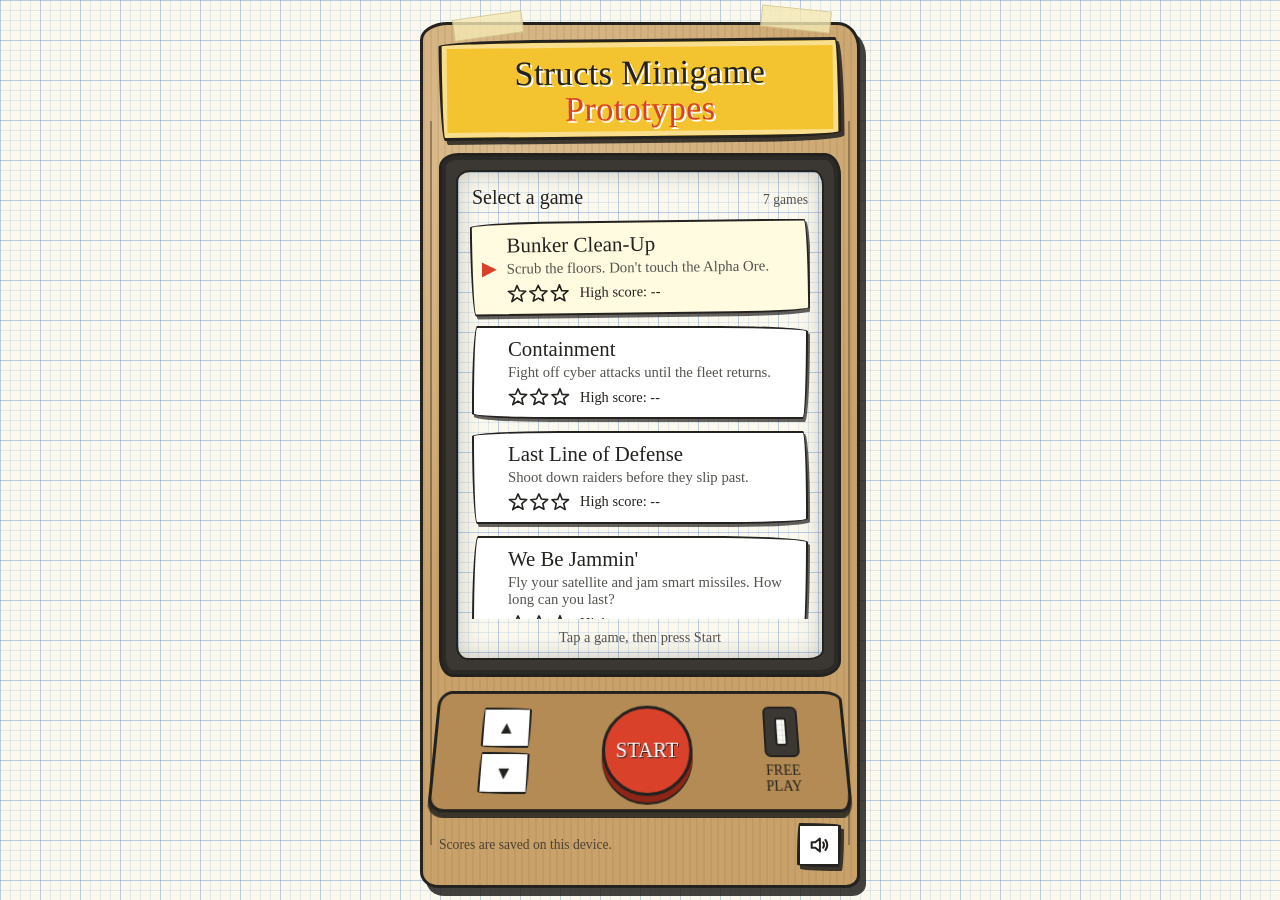
<file: index.html>
<!doctype html>
<html lang="en">
<head>
  <meta charset="utf-8">
  <meta name="viewport" content="width=device-width, initial-scale=1, viewport-fit=cover">
  <meta name="theme-color" content="#fbf8ee">
  <title>Structs Minigame Prototypes</title>
  <link rel="stylesheet" href="shared/ui.css">
  <style>
    body {
      min-height: 100dvh;
      display: flex;
      justify-content: center;
      align-items: stretch;
      padding: calc(env(safe-area-inset-top, 0px) + 22px) 16px calc(env(safe-area-inset-bottom, 0px) + 12px);
      overflow-x: hidden;
    }

    .footer {
      display: flex;
      align-items: center;
      justify-content: space-between;
      gap: 10px;
    }

    /* ---- Cabinet body (cardboard) ---------------------------------------- */

    .cabinet {
      position: relative;
      width: min(100%, 440px);
      min-height: calc(100dvh - 34px);
      display: flex;
      flex-direction: column;
      gap: 14px;
      padding: 14px 16px 18px;
      background-color: var(--cardboard);
      background-image:
        repeating-linear-gradient(90deg, rgba(120, 85, 40, 0.10) 0 2px, transparent 2px 7px),
        radial-gradient(circle at 20% 15%, rgba(255, 240, 210, 0.35), transparent 55%);
      border: 3.5px solid var(--ink);
      border-radius: 28px 22px 14px 18px / 18px 26px 12px 16px;
      box-shadow: 6px 8px 0 rgba(36, 34, 31, 0.85);
    }

    /* side "panels" of the cardboard box */
    .cabinet::before,
    .cabinet::after {
      content: "";
      position: absolute;
      top: 96px;
      bottom: 40px;
      width: 2px;
      background: rgba(36, 34, 31, 0.35);
    }
    .cabinet::before { left: 7px; }
    .cabinet::after { right: 7px; }

    .tape {
      position: absolute;
      width: 70px;
      height: 22px;
      background: rgba(244, 233, 180, 0.8);
      border: 1px solid rgba(160, 140, 80, 0.35);
      z-index: 2;
    }

    /* ---- Marquee --------------------------------------------------------- */

    .marquee {
      position: relative;
      background: var(--yellow);
      border: 3px solid var(--ink);
      border-radius: var(--wobbly);
      padding: 12px 10px 10px;
      text-align: center;
      box-shadow: inset 0 0 0 5px rgba(255, 255, 255, 0.45), 3px 4px 0 rgba(36, 34, 31, 0.85);
      transform: rotate(-0.6deg);
    }

    .marquee h1 {
      margin: 0;
      font-weight: normal;
      font-size: clamp(1.55rem, 7.4vw, 2.15rem);
      line-height: 1.05;
      letter-spacing: 0.01em;
      color: var(--ink);
      text-shadow: 2px 2px 0 #fff;
    }

    .marquee h1 span {
      display: block;
      color: var(--red);
    }


    /* ---- Screen ----------------------------------------------------------- */

    .bezel {
      flex: 1;
      display: flex;
      background: #3b3833;
      border: 3px solid var(--ink);
      border-radius: 20px 16px 22px 14px / 14px 22px 16px 20px;
      padding: 14px;
      box-shadow: inset 0 0 0 4px rgba(0, 0, 0, 0.25);
      min-height: 320px;
    }

    .screen {
      position: relative;
      flex: 1;
      border: 2.5px solid var(--ink);
      border-radius: 14px 10px 16px 12px / 12px 16px 10px 14px;
      padding: 14px 12px 12px;
      overflow: hidden;
      display: flex;
      flex-direction: column;
      box-shadow: inset 0 0 22px rgba(36, 34, 31, 0.25);
    }

    .screen-title {
      display: flex;
      justify-content: space-between;
      align-items: baseline;
      margin: 0 2px 10px;
      font-size: 1.25rem;
    }

    .screen-title small {
      font-size: 0.85rem;
      color: var(--pencil);
    }

    .game-list {
      list-style: none;
      margin: 0;
      padding: 2px;
      display: flex;
      flex-direction: column;
      gap: 12px;
      overflow-y: auto;
      flex: 1;
    }

    .game-item {
      position: relative;
      display: block;
      width: 100%;
      text-align: left;
      font: inherit;
      color: var(--ink);
      background: #fff;
      border: 2.5px solid var(--ink);
      border-radius: var(--wobbly);
      padding: 10px 12px 10px 34px;
      cursor: pointer;
      text-decoration: none;
      box-shadow: 2px 3px 0 rgba(36, 34, 31, 0.7);
      transition: transform 0.1s;
    }

    .game-item:nth-child(even) {
      border-radius: var(--wobbly-2);
    }

    .game-item .name {
      display: block;
      font-size: 1.3rem;
      line-height: 1.1;
    }

    .game-item .tagline {
      display: block;
      font-size: 0.92rem;
      color: var(--pencil);
      margin: 3px 0 6px;
    }

    .game-item .meta {
      display: flex;
      align-items: center;
      gap: 10px;
      font-size: 0.9rem;
    }

    .game-item .cursor {
      position: absolute;
      left: 9px;
      top: 50%;
      transform: translateY(-50%);
      font-size: 1.2rem;
      color: var(--red);
      visibility: hidden;
    }

    .game-item.selected {
      background: #fffbe0;
      transform: rotate(-0.7deg) scale(1.01);
    }

    .game-item.selected .cursor {
      visibility: visible;
      animation: nudge 0.8s ease-in-out infinite;
    }

    @keyframes nudge {
      50% { transform: translate(3px, -50%); }
    }

    .game-item:focus-visible {
      outline: 3px dashed var(--blue);
      outline-offset: 3px;
    }

    .game-item.locked {
      background: transparent;
      border-style: dashed;
      box-shadow: none;
      color: var(--pencil);
      cursor: default;
    }

    .screen-hint {
      margin: 10px 0 0;
      text-align: center;
      font-size: 0.9rem;
      color: var(--pencil);
    }

    /* ---- Control panel ------------------------------------------------------ */

    .controls {
      display: flex;
      align-items: center;
      justify-content: space-around;
      gap: 12px;
      background: #b48b54;
      border: 3px solid var(--ink);
      border-radius: 14px 18px 10px 16px / 16px 10px 18px 14px;
      padding: 12px 14px;
      transform: perspective(500px) rotateX(14deg);
      transform-origin: top;
      box-shadow: 0 5px 0 rgba(36, 34, 31, 0.85);
    }

    .stick {
      display: flex;
      flex-direction: column;
      align-items: center;
      gap: 4px;
    }

    .stick button {
      width: 48px;
      height: 40px;
      font: inherit;
      font-size: 1.1rem;
      background: #fff;
      border: 2.5px solid var(--ink);
      border-radius: var(--wobbly-2);
      cursor: pointer;
      color: var(--ink);
    }

    .stick button:active {
      transform: translateY(2px);
    }

    .start-btn {
      width: 88px;
      height: 88px;
      border-radius: 50%;
      font: inherit;
      font-size: 1.25rem;
      color: #fff;
      background: var(--red);
      border: 3px solid var(--ink);
      box-shadow: 0 6px 0 #8f2516, 0 8px 0 var(--ink);
      cursor: pointer;
      text-shadow: 1px 1px 0 var(--ink);
      transition: transform 0.06s, box-shadow 0.06s;
    }

    .start-btn:active {
      transform: translateY(5px);
      box-shadow: 0 1px 0 #8f2516, 0 3px 0 var(--ink);
    }

    .start-btn:focus-visible,
    .stick button:focus-visible {
      outline: 3px dashed var(--blue);
      outline-offset: 3px;
    }

    .coin {
      display: flex;
      flex-direction: column;
      align-items: center;
      gap: 6px;
      font-size: 0.85rem;
      text-align: center;
      line-height: 1.1;
    }

    .coin .slot {
      width: 34px;
      height: 50px;
      background: #3b3833;
      border: 2.5px solid var(--ink);
      border-radius: 6px;
      position: relative;
    }

    /* the coin hole: cut through the cardboard, so the graph paper shows */
    .coin .slot::after {
      content: "";
      position: absolute;
      left: 50%;
      top: 9px;
      bottom: 9px;
      width: 8px;
      transform: translateX(-50%);
      background-color: var(--paper);
      background-image:
        linear-gradient(var(--grid) 1px, transparent 1px),
        linear-gradient(90deg, var(--grid) 1px, transparent 1px);
      background-size: 5px 5px;
      border: 2px solid var(--ink);
      border-radius: 3px;
    }

    .footer-note {
      text-align: center;
      font-size: 0.85rem;
      color: rgba(36, 34, 31, 0.75);
      margin: 0;
    }

    .launching .screen {
      animation: flicker 0.35s steps(2) 1;
    }

    @keyframes flicker {
      50% { filter: brightness(1.6) contrast(0.6); }
    }
  </style>
</head>
<body class="graph-paper">
  <main class="cabinet" id="cabinet">
    <i class="tape" style="top:-10px;left:30px;transform:rotate(-8deg)"></i>
    <i class="tape" style="top:-17px;right:26px;transform:rotate(6deg)"></i>

    <header class="marquee">
      <h1>Structs Minigame <span>Prototypes</span></h1>
    </header>

    <section class="bezel" aria-label="Game selection screen">
      <div class="screen graph-paper">
        <div class="screen-title">
          <span>Select a game</span>
          <small id="count"></small>
        </div>
        <ul class="game-list" id="list" role="listbox" aria-label="Minigames"></ul>
        <p class="screen-hint" id="hint">Tap a game, then press Start</p>
      </div>
    </section>

    <section class="controls" aria-label="Controls">
      <div class="stick">
        <button type="button" id="up" aria-label="Previous game">▲</button>
        <button type="button" id="down" aria-label="Next game">▼</button>
      </div>
      <button class="start-btn" id="start" type="button">START</button>
      <div class="coin" aria-hidden="true">
        <div class="slot"></div>
        <span>FREE<br>PLAY</span>
      </div>
    </section>

    <footer class="footer">
      <p class="footer-note">Scores are saved on this device.</p>
      <button class="paper-btn icon" id="mute" type="button" aria-label="Mute sound"></button>
    </footer>
  </main>

  <script type="module">
    import { GAMES } from './games.js';
    import { getRecord } from './shared/storage.js';
    import { audio } from './shared/audio.js';
    import { renderStars } from './shared/ui.js';

    const list = document.getElementById('list');
    const cabinet = document.getElementById('cabinet');
    const LOCKED_SLOTS = 2;
    let selected = 0;
    let launching = false;

    function build() {
      list.innerHTML = '';
      GAMES.forEach((game, i) => {
        const rec = getRecord(game.id);
        const li = document.createElement('li');
        li.className = 'game-item';
        li.setAttribute('role', 'option');
        li.tabIndex = 0;
        li.dataset.index = i;
        li.innerHTML = `
          <span class="cursor" aria-hidden="true">▶</span>
          <span class="name"></span>
          <span class="tagline"></span>
          <span class="meta"><span class="hs"></span></span>`;
        li.querySelector('.name').textContent = game.name;
        li.querySelector('.tagline').textContent = game.tagline;
        const meta = li.querySelector('.meta');
        meta.prepend(renderStars(rec.bestStars, { mini: true }));
        li.querySelector('.hs').textContent = `High score: ${game.formatScore(rec.highScore)}`;
        li.addEventListener('click', () => {
          audio.unlock();
          if (selected === i) launch();
          else select(i);
        });
        li.addEventListener('keydown', (e) => {
          if (e.key === 'Enter' || e.key === ' ') {
            e.preventDefault();
            select(i, false);
            launch();
          }
        });
        list.appendChild(li);
      });
      for (let i = 0; i < LOCKED_SLOTS; i++) {
        const li = document.createElement('li');
        li.className = 'game-item locked';
        li.setAttribute('aria-disabled', 'true');
        li.innerHTML = '<span class="name">? ? ?</span><span class="tagline">Coming soon</span>';
        list.appendChild(li);
      }
      document.getElementById('count').textContent = `${GAMES.length} ${GAMES.length === 1 ? 'game' : 'games'}`;
      select(selected, false);
    }

    function select(i, sound = true) {
      selected = (i + GAMES.length) % GAMES.length;
      list.querySelectorAll('.game-item:not(.locked)').forEach((el, j) => {
        el.classList.toggle('selected', j === selected);
        el.setAttribute('aria-selected', j === selected);
        if (j === selected) el.scrollIntoView({ block: 'nearest' });
      });
      if (sound) audio.sfx('move');
    }

    function launch() {
      if (launching) return;
      launching = true;
      audio.unlock();
      audio.sfx('start');
      cabinet.classList.add('launching');
      setTimeout(() => {
        location.href = `${GAMES[selected].id}/`;
      }, 420);
    }

    document.getElementById('up').addEventListener('click', () => { audio.unlock(); select(selected - 1); });
    document.getElementById('down').addEventListener('click', () => { audio.unlock(); select(selected + 1); });
    document.getElementById('start').addEventListener('click', launch);

    addEventListener('keydown', (e) => {
      if (e.key === 'ArrowUp' || e.key === 'w') { e.preventDefault(); audio.unlock(); select(selected - 1); }
      else if (e.key === 'ArrowDown' || e.key === 's') { e.preventDefault(); audio.unlock(); select(selected + 1); }
      else if (e.key === 'Enter' && document.activeElement === document.body) launch();
    });

    // Mute toggle
    const mute = document.getElementById('mute');
    const ICON_ON = '<svg viewBox="0 0 24 24" fill="none" stroke="currentColor" stroke-width="2.2" stroke-linecap="round" stroke-linejoin="round"><path d="M4 9 H8 L13 5 V19 L8 15 H4 Z"/><path d="M16.5 9 Q18.5 12 16.5 15"/><path d="M19 6.5 Q23 12 19 17.5"/></svg>';
    const ICON_OFF = '<svg viewBox="0 0 24 24" fill="none" stroke="currentColor" stroke-width="2.2" stroke-linecap="round" stroke-linejoin="round"><path d="M4 9 H8 L13 5 V19 L8 15 H4 Z"/><path d="M17 9.5 L22 14.5 M22 9.5 L17 14.5"/></svg>';
    const paintMute = () => {
      mute.innerHTML = audio.muted ? ICON_OFF : ICON_ON;
      mute.setAttribute('aria-label', audio.muted ? 'Unmute sound' : 'Mute sound');
    };
    mute.addEventListener('click', () => { audio.unlock(); audio.setMuted(!audio.muted); });
    audio.onMuteChange(paintMute);
    paintMute();

    // Coming back with the browser's Back button can restore this page from
    // cache, so refresh scores and reset the launch state.
    addEventListener('pageshow', () => {
      launching = false;
      cabinet.classList.remove('launching');
      build();
    });
  </script>
</body>
</html>
</file>
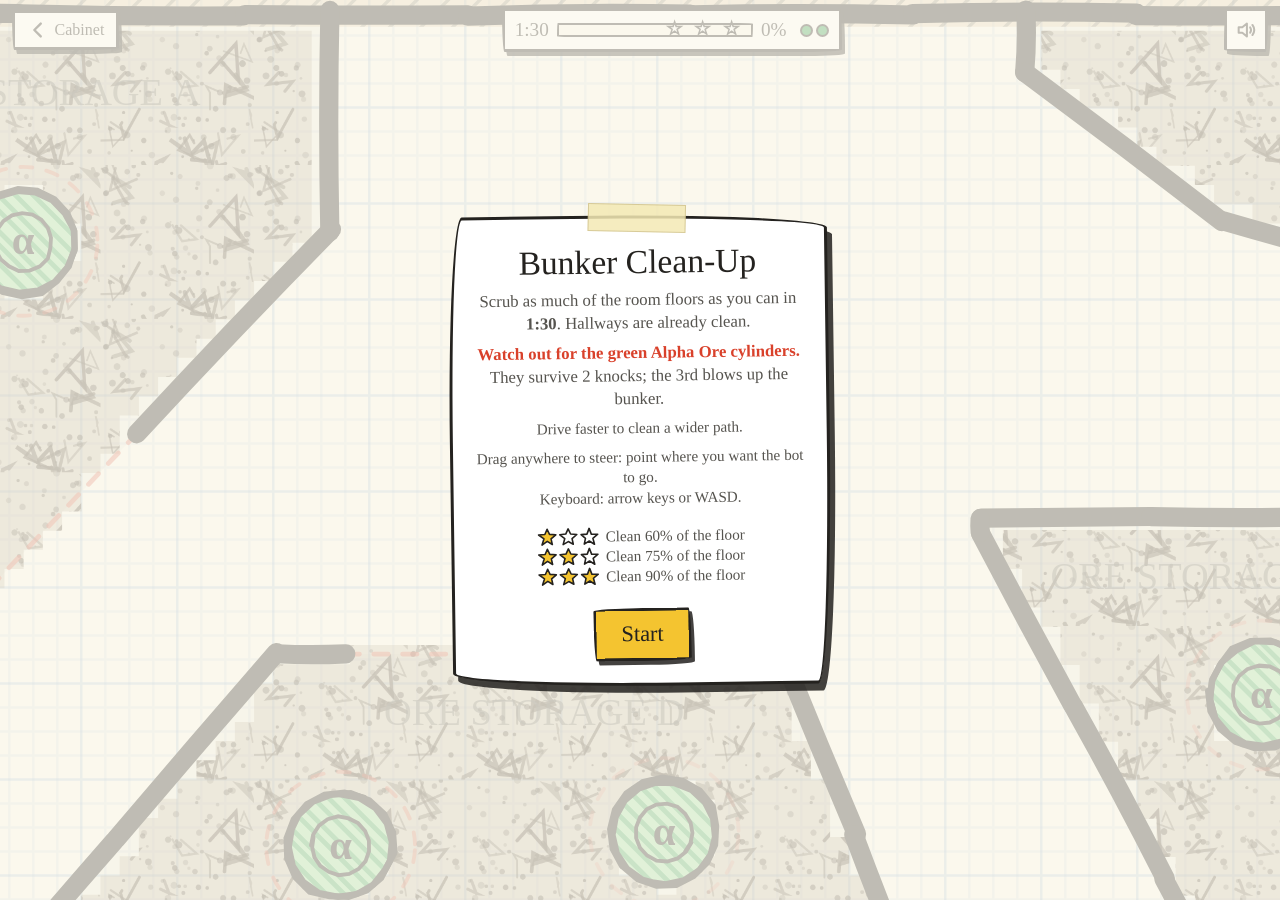
<file: bunker-clean-up/index.html>
<!doctype html>
<html lang="en">
<head>
  <meta charset="utf-8">
  <meta name="viewport" content="width=device-width, initial-scale=1, viewport-fit=cover">
  <meta name="theme-color" content="#fbf8ee">
  <title>Bunker Clean-Up</title>
  <link rel="stylesheet" href="../shared/ui.css">
  <style>
    .hud {
      flex: 1;
      max-width: 340px;
      display: flex;
      align-items: center;
      gap: 8px;
      background: #fff;
      border: 3px solid var(--ink);
      border-radius: var(--wobbly);
      box-shadow: 3px 4px 0 rgba(36, 34, 31, 0.85);
      padding: 4px 10px;
      min-height: 44px;
      font-size: 1.2rem;
    }
    .hud-time {
      min-width: 2ch;
      text-align: right;
      font-variant-numeric: tabular-nums;
    }
    .hud-time.urgent {
      color: var(--red);
      animation: pulse 1s infinite;
    }
    @keyframes pulse {
      50% { transform: scale(1.18); }
    }
    .hud-pct {
      min-width: 3.2ch;
      font-variant-numeric: tabular-nums;
    }
    .hud-hits {
      display: flex;
      gap: 3px;
    }
    .hud-hits i {
      width: 13px;
      height: 13px;
      border-radius: 50%;
      background: var(--green);
      border: 2px solid var(--ink);
    }
    .hud-hits i.used {
      background: var(--red);
      animation: knock 0.4s ease-out;
    }
    @keyframes knock {
      40% { transform: scale(1.6); }
    }
    .meter {
      position: relative;
      flex: 1;
      height: 14px;
      border: 2px solid var(--ink);
      border-radius: var(--wobbly-2);
      background: var(--paper);
    }
    .meter .fill {
      height: 100%;
      width: 0;
      background: var(--blue);
      opacity: 0.55;
      border-radius: inherit;
      transition: width 0.2s;
    }
    .meter i {
      position: absolute;
      top: 50%;
      transform: translate(-50%, -54%);
      font-style: normal;
      font-size: 1.05rem;
      color: #fff;
      -webkit-text-stroke: 1.5px var(--ink);
      line-height: 1;
    }
    .meter i.on {
      color: var(--yellow);
    }
    @media (max-width: 360px) {
      .top-bar .paper-btn.small span { display: none; }
    }
  </style>
</head>
<body>
  <main class="game-shell" id="shell">
    <canvas id="view" aria-label="Bunker map"></canvas>
    <div class="overlay" id="overlay" hidden></div>
  </main>
  <script type="module" src="game.js"></script>
</body>
</html>
</file>
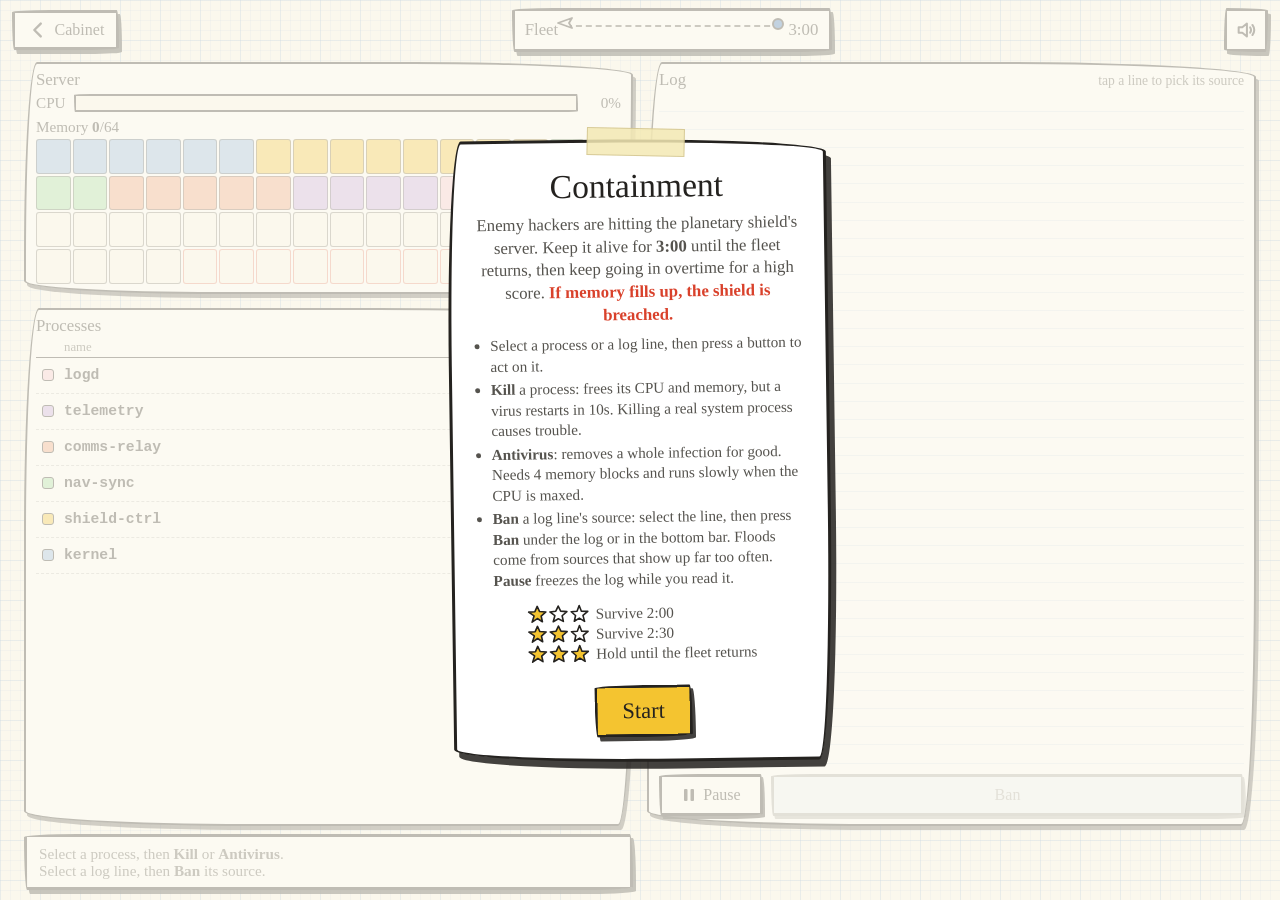
<file: containment/index.html>
<!doctype html>
<html lang="en">
<head>
  <meta charset="utf-8">
  <meta name="viewport" content="width=device-width, initial-scale=1, viewport-fit=cover">
  <meta name="theme-color" content="#fbf8ee">
  <title>Containment</title>
  <link rel="stylesheet" href="../shared/ui.css">
  <style>
    :root {
      --mono: "Courier New", Courier, monospace;
    }

    /* ---- Fleet countdown (top bar) ---------------------------------------- */
    .hud {
      flex: 1;
      max-width: 320px;
      display: flex;
      align-items: center;
      gap: 8px;
      background: #fff;
      border: 3px solid var(--ink);
      border-radius: var(--wobbly);
      box-shadow: 3px 4px 0 rgba(36, 34, 31, 0.85);
      padding: 4px 10px;
      min-height: 44px;
      font-size: 1.05rem;
      white-space: nowrap;
    }
    .hud .fleet-time {
      font-variant-numeric: tabular-nums;
      min-width: 3.6ch;
    }
    .hud .track {
      position: relative;
      flex: 1;
      height: 12px;
      border-top: 2px dashed var(--pencil);
      margin-top: 2px;
    }
    .hud .ship {
      position: absolute;
      top: -11px;
      left: 0;
      font-size: 1rem;
      transform: translateX(-50%) scaleX(-1);
    }
    .hud .base {
      position: absolute;
      top: -9px;
      right: -4px;
      width: 12px;
      height: 12px;
      border: 2px solid var(--ink);
      border-radius: 50%;
      background: var(--blue);
    }

    /* ---- Console layout ----------------------------------------------------- */
    .console {
      position: absolute;
      left: 10px;
      right: 10px;
      top: calc(env(safe-area-inset-top, 0px) + 62px);
      bottom: calc(env(safe-area-inset-bottom, 0px) + 74px);
      display: grid;
      grid-template-columns: minmax(0, 1fr);
      grid-template-rows: auto minmax(0, 1.15fr) minmax(0, 1fr);
      grid-template-areas: "server" "procs" "log";
      gap: 8px;
    }
    @media (min-width: 900px) {
      .console {
        left: 24px;
        right: 24px;
        grid-template-columns: minmax(0, 1fr) minmax(0, 1fr);
        grid-template-rows: auto minmax(0, 1fr);
        grid-template-areas: "server log" "procs log";
        gap: 14px;
      }
    }

    .panel {
      position: relative;
      min-height: 0;
      min-width: 0;
      display: flex;
      flex-direction: column;
      background: #fff;
      border: 2.5px solid var(--ink);
      border-radius: var(--wobbly-2);
      box-shadow: 3px 4px 0 rgba(36, 34, 31, 0.7);
      padding: 6px 10px 8px;
    }
    .panel h2 {
      margin: 0 0 4px;
      font-weight: normal;
      font-size: 1.05rem;
      display: flex;
      justify-content: space-between;
      align-items: baseline;
      gap: 8px;
    }
    .panel h2 small {
      font-size: 0.85rem;
      color: var(--pencil);
    }

    /* ---- Server: CPU + memory ----------------------------------------------- */
    .server { grid-area: server; }

    .cpu-row {
      display: flex;
      align-items: center;
      gap: 8px;
      font-size: 0.95rem;
    }
    .cpu-bar {
      position: relative;
      flex: 1;
      height: 18px;
      border: 2px solid var(--ink);
      border-radius: var(--wobbly);
      background: var(--paper);
      overflow: hidden;
    }
    .cpu-bar .fill {
      height: 100%;
      width: 0;
      background: repeating-linear-gradient(-45deg, var(--green) 0 6px, #5cbf78 6px 12px);
      transition: width 0.15s;
    }
    .cpu-bar.hot .fill {
      background: repeating-linear-gradient(-45deg, var(--red) 0 6px, #ec6a55 6px 12px);
    }
    .cpu-pct {
      min-width: 4.6ch;
      text-align: right;
      font-variant-numeric: tabular-nums;
    }
    .stamp {
      position: absolute;
      right: 10px;
      top: 2px;
      color: var(--red);
      border: 2.5px solid var(--red);
      border-radius: 4px;
      padding: 0 6px;
      font-size: 0.95rem;
      transform: rotate(-6deg);
      background: rgba(255, 255, 255, 0.85);
      display: none;
    }
    .throttled .stamp { display: block; animation: thump 0.9s infinite; }
    @keyframes thump { 50% { transform: rotate(-6deg) scale(1.08); } }

    .mem-head {
      display: flex;
      justify-content: space-between;
      font-size: 0.95rem;
      margin: 6px 0 3px;
    }
    .breach-eta { color: var(--pencil); }
    .breach-eta.danger { color: var(--red); }

    .mem-grid {
      display: grid;
      grid-template-columns: repeat(16, 1fr);
      gap: 2px;
    }
    .mem-grid .cell {
      aspect-ratio: 1;
      border: 1.5px solid rgba(36, 34, 31, 0.55);
      border-radius: 3px;
      background: var(--paper);
      cursor: pointer;
      padding: 0;
      min-width: 0;
      font-size: 0;
    }
    .mem-grid .cell.av {
      background: repeating-linear-gradient(45deg, var(--yellow) 0 3px, #fff 3px 6px);
    }
    .mem-grid .cell.danger-zone { border-color: rgba(217, 65, 43, 0.6); }
    .mem-grid .cell.sel { outline: 2.5px solid var(--ink); outline-offset: -1px; }
    .breached .mem-grid .cell { animation: alarm 0.3s steps(2) infinite; }
    @keyframes alarm { 50% { background: var(--red); } }

    /* ---- Process list ---------------------------------------------------------- */
    .procs { grid-area: procs; }
    .proc-list {
      list-style: none;
      margin: 0;
      padding: 0;
      overflow-y: auto;
      flex: 1;
      min-height: 0;
    }
    .proc-head, .proc {
      display: grid;
      grid-template-columns: 14px minmax(0, 1fr) 70px 46px;
      align-items: center;
      gap: 8px;
    }
    .proc-head {
      font-size: 0.8rem;
      color: var(--pencil);
      padding: 0 6px 2px;
      border-bottom: 1.5px solid var(--ink);
    }
    .proc {
      position: relative;
      min-height: 36px;
      padding: 2px 6px;
      border-bottom: 1px dashed rgba(36, 34, 31, 0.25);
      cursor: pointer;
      font-size: 0.98rem;
    }
    .proc .swatch {
      width: 12px;
      height: 12px;
      border: 1.5px solid var(--ink);
      border-radius: 3px;
    }
    .proc .name {
      font-family: var(--mono);
      font-size: 0.92rem;
      font-weight: bold;
      overflow: hidden;
      text-overflow: ellipsis;
      white-space: nowrap;
    }
    .proc .name .note {
      font-family: var(--hand);
      font-weight: normal;
      font-size: 0.8rem;
      color: var(--pencil);
      margin-left: 4px;
    }
    .proc .cpu {
      display: flex;
      align-items: center;
      gap: 4px;
      font-size: 0.85rem;
      font-variant-numeric: tabular-nums;
    }
    .proc .cpu i {
      display: block;
      height: 8px;
      background: var(--pencil);
      border-radius: 2px;
      max-width: 34px;
    }
    .proc .mem {
      text-align: right;
      font-size: 0.9rem;
      font-variant-numeric: tabular-nums;
    }
    .proc .mem.up::after { content: " ↑"; color: var(--red); }
    .proc.down { opacity: 0.45; }
    .proc.sel { background: #fffbe0; outline: 2.5px solid var(--ink); outline-offset: -2px; border-radius: 6px; }
    .proc .scan {
      position: absolute;
      left: 0;
      bottom: 0;
      height: 4px;
      background: var(--yellow);
      border-top: 1px solid var(--ink);
    }

    /* ---- Log ------------------------------------------------------------------ */
    .log { grid-area: log; }
    .log-lines {
      flex: 1;
      min-height: 0;
      overflow-y: auto;
      font-family: var(--mono);
      font-size: 0.78rem;
      line-height: 1.45;
      background:
        repeating-linear-gradient(#fff 0 calc(1.45 * 0.78rem - 1px), rgba(90, 140, 200, 0.18) calc(1.45 * 0.78rem - 1px) calc(1.45 * 0.78rem));
      user-select: none;
      -webkit-user-select: none;
    }
    .log-line {
      white-space: nowrap;
      overflow: hidden;
      text-overflow: ellipsis;
      padding: 0 2px;
    }
    .log-line[data-ip] { cursor: pointer; }
    .log-line .ip { font-weight: bold; }
    .log-line.sys { color: var(--blue); }
    .log-line.warn { color: var(--red); }
    .log-line.good { color: var(--green); }
    .log-line.hl { background: rgba(244, 196, 48, 0.45); }
    .log-line.banned { text-decoration: line-through; color: var(--pencil); }
    .log.paused h2 small::after { content: " · paused"; color: var(--red); }
    .log.paused .log-lines { box-shadow: inset 0 0 0 2px rgba(217, 65, 43, 0.5); }
    .log-foot {
      display: flex;
      gap: 8px;
      margin-top: 6px;
    }
    .log-foot .paper-btn {
      font-size: 1rem;
      padding: 0.2em 0.7em;
      min-height: 42px;
      box-shadow: 2px 3px 0 rgba(36, 34, 31, 0.85);
      touch-action: manipulation;
      display: inline-flex;
      align-items: center;
      justify-content: center;
      gap: 6px;
    }
    .log-foot .paper-btn svg { width: 16px; height: 16px; flex: none; }
    .log-pause { flex: 0 0 auto; min-width: 6.5em; }
    .log-pause[aria-pressed="true"] { background: var(--yellow); }
    .log-ban { flex: 1; min-width: 0; white-space: nowrap; overflow: hidden; text-overflow: ellipsis; }
    .log-ban .ip { font-family: var(--mono); font-size: 0.9rem; }
    .log-foot .paper-btn:disabled { opacity: 0.4; cursor: default; }

    /* ---- Action bar ------------------------------------------------------------ */
    .action-bar {
      position: absolute;
      left: 10px;
      right: 10px;
      bottom: calc(env(safe-area-inset-bottom, 0px) + 10px);
      min-height: 56px;
      display: flex;
      align-items: center;
      gap: 8px;
      background: #fff;
      border: 3px solid var(--ink);
      border-radius: var(--wobbly);
      box-shadow: 3px 4px 0 rgba(36, 34, 31, 0.85);
      padding: 6px 8px 6px 12px;
      z-index: 4;
    }
    @media (min-width: 900px) {
      .action-bar { left: 24px; right: auto; width: calc(50% - 31px); }
    }
    .action-bar .target {
      flex: 1;
      min-width: 0;
      font-size: 0.95rem;
      line-height: 1.15;
      overflow: hidden;
    }
    .action-bar .target b {
      font-family: var(--mono);
      display: block;
      white-space: nowrap;
      overflow: hidden;
      text-overflow: ellipsis;
    }
    .action-bar .target .hint { color: var(--pencil); }
    .action-bar .paper-btn {
      font-size: 1rem;
      padding: 0.25em 0.7em;
      min-height: 44px;
      box-shadow: 2px 3px 0 rgba(36, 34, 31, 0.85);
    }
    .action-bar .paper-btn:disabled {
      opacity: 0.4;
      cursor: default;
    }
    .paper-btn.kill { background: #ffd9d2; }
    .paper-btn.av { background: #fff3c4; }
    .paper-btn.ban { background: #d8e6f7; }

    .card .tools {
      text-align: left;
      margin: 8px 0 0;
      padding-left: 1.1em;
      font-size: 0.95rem;
      color: var(--pencil);
      line-height: 1.35;
    }
    .card .tools li { margin: 3px 0; }

    @media (max-width: 360px) {
      .top-bar .paper-btn.small span { display: none; }
    }
  </style>
</head>
<body class="graph-paper">
  <main class="game-shell" id="shell">
    <div class="console" id="console">
      <section class="panel server" id="server" aria-label="Server status">
        <span class="stamp">THROTTLED</span>
        <h2>Server</h2>
        <div class="cpu-row">
          <span>CPU</span>
          <div class="cpu-bar" id="cpu-bar"><div class="fill"></div></div>
          <span class="cpu-pct" id="cpu-pct">0%</span>
        </div>
        <div class="mem-head">
          <span>Memory <b id="mem-used">0</b>/<span id="mem-total">64</span></span>
          <span class="breach-eta" id="breach-eta"></span>
        </div>
        <div class="mem-grid" id="mem-grid" aria-label="Memory map"></div>
      </section>

      <section class="panel procs" aria-label="Processes">
        <h2>Processes <small>tap to select</small></h2>
        <div class="proc-head"><span></span><span>name</span><span>CPU</span><span style="text-align:right">MEM</span></div>
        <ul class="proc-list" id="proc-list"></ul>
      </section>

      <section class="panel log" id="log-panel" aria-label="System log">
        <h2>Log <small>tap a line to pick its source</small></h2>
        <div class="log-lines" id="log" aria-live="off"></div>
        <div class="log-foot">
          <button class="paper-btn log-pause" id="log-pause" type="button" aria-pressed="false"></button>
          <button class="paper-btn ban log-ban" id="log-ban" type="button" disabled>Ban</button>
        </div>
      </section>
    </div>

    <div class="action-bar" id="action-bar"></div>
    <div class="overlay" id="overlay" hidden></div>
  </main>
  <script type="module" src="game.js"></script>
</body>
</html>
</file>
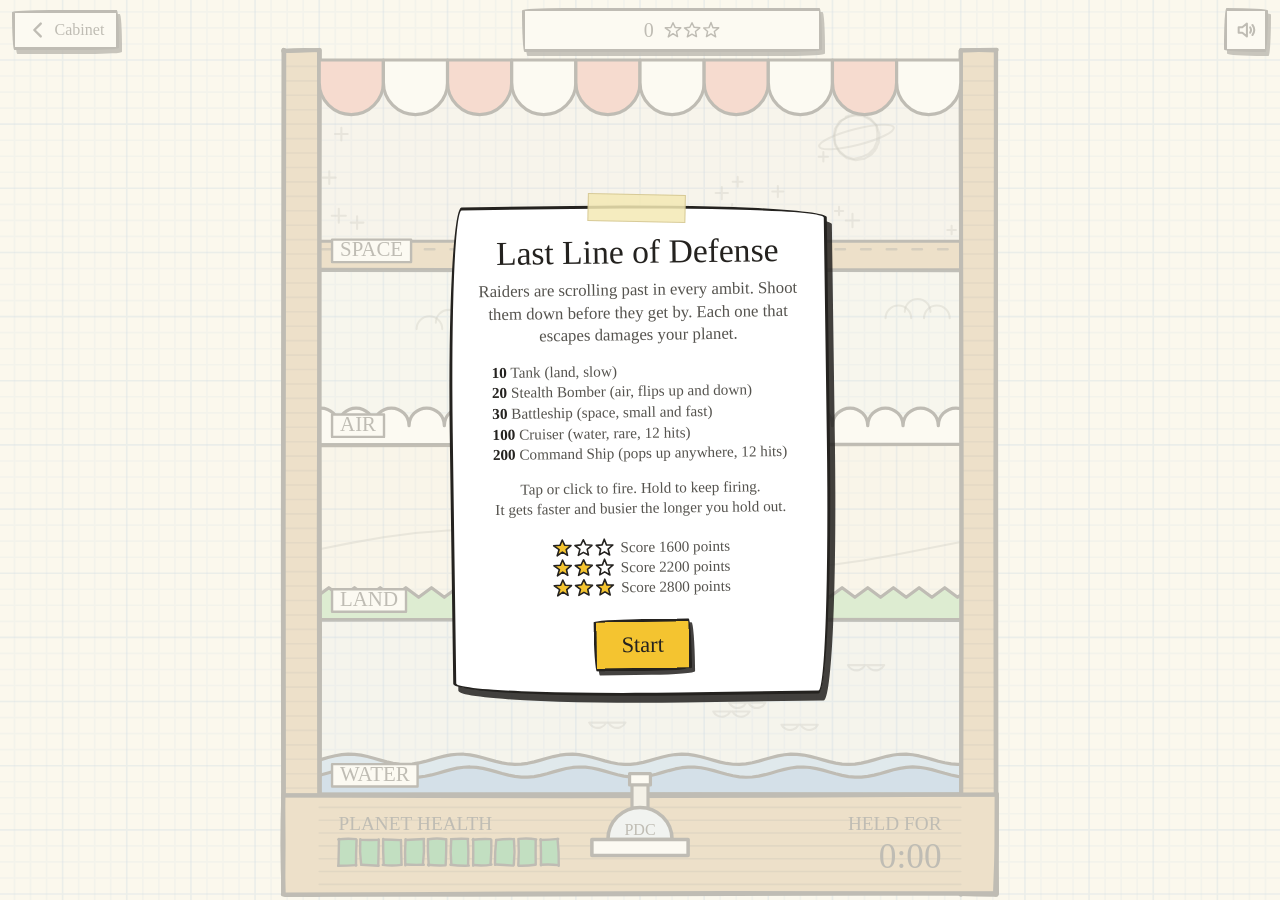
<file: last-line-of-defense/index.html>
<!doctype html>
<html lang="en">
<head>
  <meta charset="utf-8">
  <meta name="viewport" content="width=device-width, initial-scale=1, viewport-fit=cover">
  <meta name="theme-color" content="#fbf8ee">
  <title>Last Line of Defense</title>
  <link rel="stylesheet" href="../shared/ui.css">
  <style>
    .hud {
      flex: 1;
      max-width: 300px;
      display: flex;
      align-items: center;
      justify-content: center;
      gap: 10px;
      background: #fff;
      border: 3px solid var(--ink);
      border-radius: var(--wobbly);
      box-shadow: 3px 4px 0 rgba(36, 34, 31, 0.85);
      padding: 4px 10px;
      min-height: 44px;
      font-size: 1.25rem;
      white-space: nowrap;
    }
    .hud-score {
      font-variant-numeric: tabular-nums;
      min-width: 3ch;
      text-align: right;
    }
    .hud-score.bump { animation: bump 0.25s ease-out; }
    @keyframes bump { 40% { transform: scale(1.25); } }
    .hud .stars.mini .star { width: 18px; height: 18px; }
    .game-shell canvas { cursor: none; }
    @media (max-width: 360px) {
      .top-bar .paper-btn.small span { display: none; }
    }
  </style>
</head>
<body>
  <main class="game-shell" id="shell">
    <canvas id="view" aria-label="Shooting gallery"></canvas>
    <div class="overlay" id="overlay" hidden></div>
  </main>
  <script type="module" src="game.js"></script>
</body>
</html>
</file>
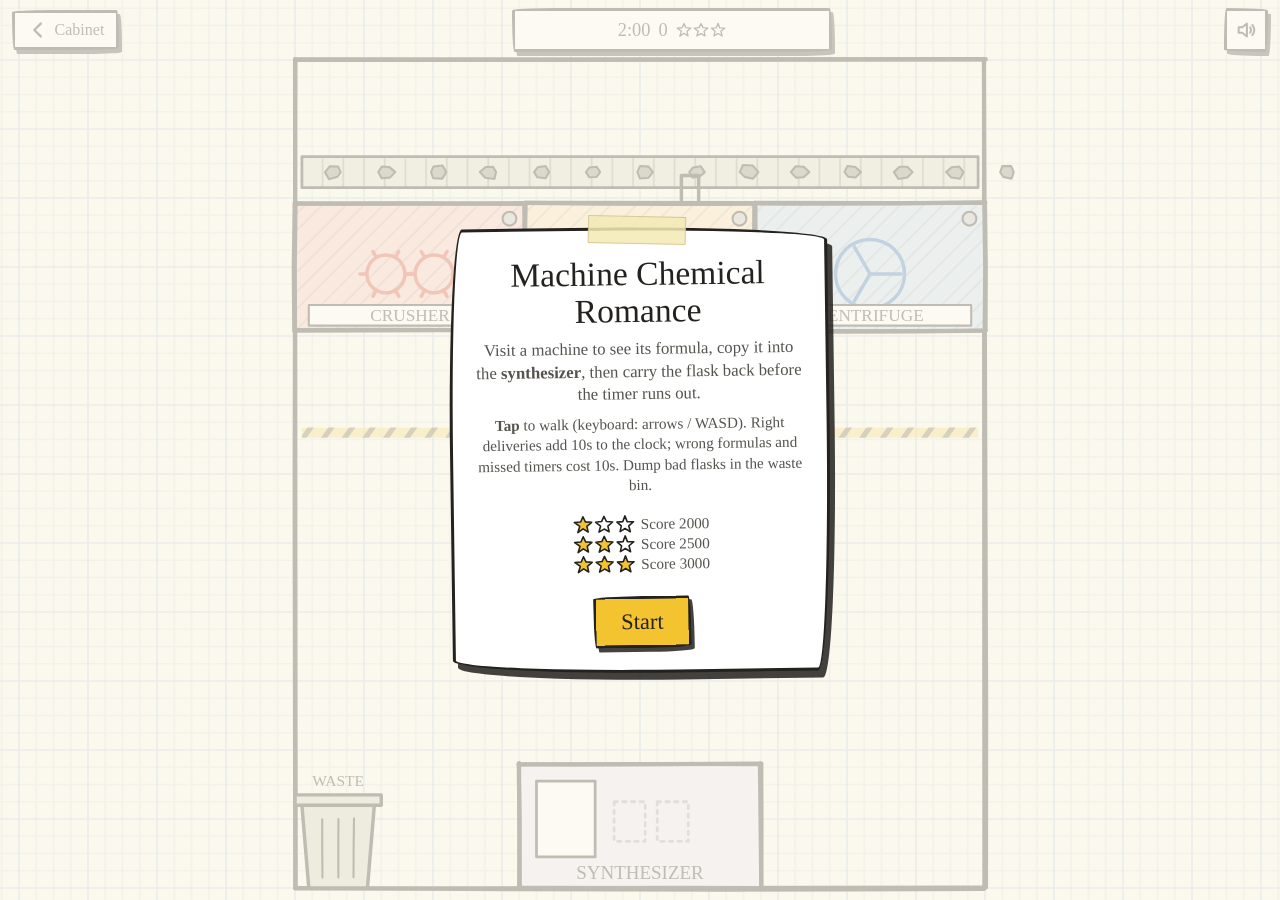
<file: machine-chemical-romance/index.html>
<!doctype html>
<html lang="en">
<head>
  <meta charset="utf-8">
  <meta name="viewport" content="width=device-width, initial-scale=1, viewport-fit=cover">
  <meta name="theme-color" content="#fbf8ee">
  <title>Machine Chemical Romance</title>
  <link rel="stylesheet" href="../shared/ui.css">
  <style>
    .hud {
      flex: 1;
      max-width: 320px;
      display: flex;
      align-items: center;
      justify-content: center;
      gap: 8px;
      background: #fff;
      border: 3px solid var(--ink);
      border-radius: var(--wobbly);
      box-shadow: 3px 4px 0 rgba(36, 34, 31, 0.85);
      padding: 4px 8px;
      min-height: 44px;
      font-size: 1.15rem;
      white-space: nowrap;
    }
    .hud-time, .hud-score { font-variant-numeric: tabular-nums; }
    .hud-time.low { color: var(--red); }
    .hud-score.bump { animation: bump 0.25s ease-out; }
    @keyframes bump { 40% { transform: scale(1.3); } }
    .hud .stars.mini .star { width: 16px; height: 16px; }
    @media (max-width: 380px) {
      .top-bar .paper-btn.small span { display: none; }
      .hud .stars.mini { display: none; }
    }

    /* Synthesizer panel: a sheet at the bottom; the machines stay visible above. */
    .synth {
      position: absolute;
      left: 0;
      right: 0;
      bottom: 0;
      margin: 0 auto;
      width: min(100%, 460px);
      background: #fff;
      border: 3px solid var(--ink);
      border-bottom: none;
      border-radius: 18px 18px 0 0;
      box-shadow: 0 -4px 0 rgba(36, 34, 31, 0.25);
      padding: 10px 12px calc(12px + env(safe-area-inset-bottom));
      z-index: 6;
      display: flex;
      flex-direction: column;
      gap: 8px;
    }
    .synth[hidden] { display: none; }
    .synth-head {
      display: flex;
      align-items: center;
      justify-content: space-between;
      font-size: 1.3rem;
    }
    .synth-close {
      font: inherit;
      font-size: 1.1rem;
      width: 40px;
      height: 40px;
      border: 2px solid var(--ink);
      border-radius: var(--wobbly-2);
      background: #fff;
      cursor: pointer;
    }
    .synth-row { display: flex; align-items: center; gap: 6px; flex-wrap: wrap; }
    .synth-label { font-size: 0.95rem; color: var(--pencil); min-width: 2.6em; }
    .chip {
      font: inherit;
      font-size: 1rem;
      flex: 1;
      min-height: 40px;
      border: 2px solid var(--ink);
      border-radius: var(--wobbly);
      background: #fff;
      cursor: pointer;
      padding: 2px 4px;
    }
    .chip.on { outline: 3px solid var(--ink); outline-offset: 1px; }
    .slots {
      flex: 1;
      display: flex;
      gap: 4px;
      min-height: 44px;
      align-items: center;
      padding: 2px 6px;
      border: 2px dashed var(--pencil);
      border-radius: 8px;
      background: #faf8f2;
    }
    .slots svg { width: 26px; height: 26px; flex-shrink: 1; min-width: 0; }
    .slots { min-width: 0; gap: 2px; }
    .slots .hint { color: var(--pencil); font-size: 0.95rem; }
    .key {
      font: inherit;
      flex: 1;
      min-height: 50px;
      border: 2px solid var(--ink);
      border-radius: var(--wobbly-2);
      background: #fff;
      cursor: pointer;
      display: flex;
      align-items: center;
      justify-content: center;
      box-shadow: 2px 3px 0 rgba(36, 34, 31, 0.7);
      touch-action: manipulation;
    }
    .key:active { transform: translate(1px, 2px); box-shadow: 1px 1px 0 rgba(36, 34, 31, 0.7); }
    .key svg { width: 30px; height: 30px; }
    .key.clear { flex: 0 0 64px; font-size: 1rem; }
    .make { flex: 1; font-size: 1.2rem; min-height: 48px; }
    .queue { display: flex; gap: 6px; }
    .job {
      flex: 1;
      min-height: 64px;
      border: 2px solid var(--ink);
      border-radius: 8px;
      padding: 3px 4px;
      font-size: 0.85rem;
      display: flex;
      flex-direction: column;
      align-items: center;
      justify-content: space-between;
      gap: 2px;
      background: #faf8f2;
      position: relative;
      overflow: hidden;
    }
    .job.empty { border-style: dashed; color: #aaa; justify-content: center; }
    .job .sym { display: flex; gap: 1px; }
    .job .sym svg { width: 15px; height: 15px; }
    .job .bar { position: absolute; left: 0; bottom: 0; height: 4px; background: var(--yellow); }
    .job.ready { background: #fff3c4; cursor: pointer; }
    .job.ready.full { cursor: default; opacity: 0.75; }
  </style>
</head>
<body>
  <main class="game-shell" id="shell">
    <canvas id="view" aria-label="Refinery floor"></canvas>
    <section class="synth" id="synth" aria-label="Synthesizer" hidden>
      <div class="synth-head"><span>Synthesizer</span><button class="synth-close" id="synth-close" type="button" aria-label="Close synthesizer">✕</button></div>
      <div class="synth-row"><span class="synth-label">For</span><div class="synth-row" id="targets" style="flex:1"></div></div>
      <div class="synth-row"><span class="synth-label">Mix</span><div class="slots" id="slots"></div><button class="key clear" id="clear" type="button">Clear</button></div>
      <div class="synth-row" id="keys"></div>
      <div class="synth-row"><button class="paper-btn primary make" id="make" type="button">Synthesize</button></div>
      <div class="queue" id="queue"></div>
    </section>
    <div class="overlay" id="overlay" hidden></div>
  </main>
  <script type="module" src="game.js"></script>
</body>
</html>
</file>
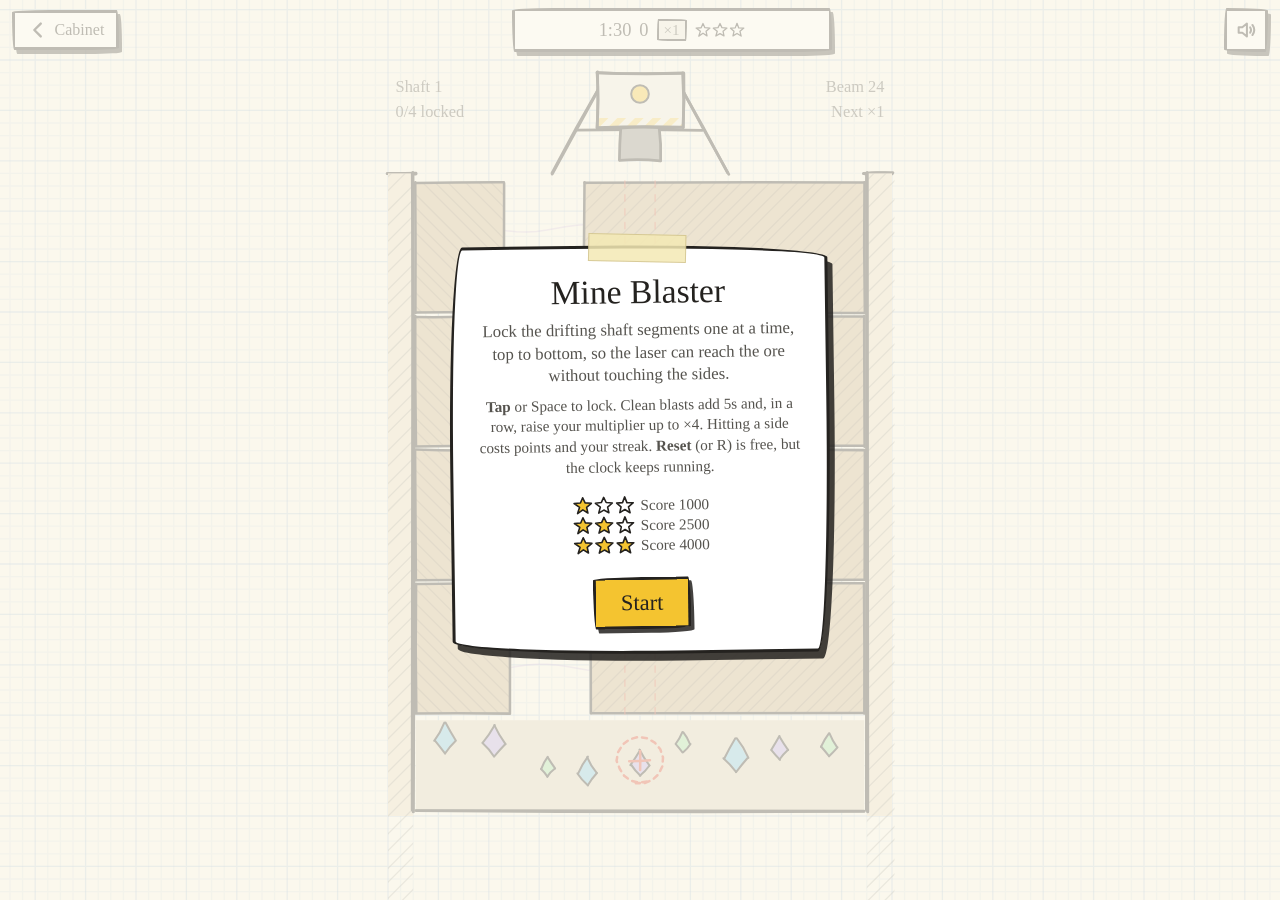
<file: mine-blaster/index.html>
<!doctype html>
<html lang="en">
<head>
  <meta charset="utf-8">
  <meta name="viewport" content="width=device-width, initial-scale=1, viewport-fit=cover">
  <meta name="theme-color" content="#fbf8ee">
  <title>Mine Blaster</title>
  <link rel="stylesheet" href="../shared/ui.css">
  <style>
    .hud {
      flex: 1;
      max-width: 320px;
      display: flex;
      align-items: center;
      justify-content: center;
      gap: 8px;
      background: #fff;
      border: 3px solid var(--ink);
      border-radius: var(--wobbly);
      box-shadow: 3px 4px 0 rgba(36, 34, 31, 0.85);
      padding: 4px 8px;
      min-height: 44px;
      font-size: 1.15rem;
      white-space: nowrap;
    }
    .hud-time, .hud-score { font-variant-numeric: tabular-nums; }
    .hud-time.low { color: var(--red); }
    .hud-score.bump { animation: bump 0.25s ease-out; }
    .hud-mult {
      font-size: 0.95rem;
      border: 2px solid var(--ink);
      border-radius: var(--wobbly-2);
      padding: 0 5px;
      background: #efece4;
      color: var(--pencil);
    }
    .hud-mult.on { background: var(--yellow); color: var(--ink); }
    @keyframes bump { 40% { transform: scale(1.3); } }
    .hud .stars.mini .star { width: 16px; height: 16px; }
    @media (max-width: 380px) {
      .top-bar .paper-btn.small span { display: none; }
      .hud .stars.mini { display: none; }
    }

    .controls {
      position: absolute;
      left: 0;
      right: 0;
      bottom: calc(10px + env(safe-area-inset-bottom));
      margin: 0 auto;
      width: min(100% - 24px, 380px);
      display: flex;
      gap: 12px;
      z-index: 5;
    }
    .controls[hidden] { display: none; }
    .controls .paper-btn { min-height: 58px; touch-action: manipulation; }
    .reset-btn { flex: 0 0 auto; font-size: 1.1rem; }
    .reset-btn svg { width: 20px; height: 20px; }
    .lock-btn { flex: 1; font-size: 1.5rem; }
    .lock-btn:disabled { background: #efece4; color: var(--pencil); cursor: default; }
    .reset-btn:disabled { color: #aaa; cursor: default; }
  </style>
</head>
<body>
  <main class="game-shell" id="shell">
    <canvas id="view" aria-label="Mineshaft"></canvas>
    <div class="controls" id="controls" hidden>
      <button class="paper-btn reset-btn" id="reset" type="button" aria-label="Reset this shaft"><svg viewBox="0 0 24 24" fill="none" stroke="currentColor" stroke-width="2.4" stroke-linecap="round" stroke-linejoin="round"><path d="M4 12 A8 8 0 1 0 7 5.8"/><path d="M3.5 3.5 L7 6 L4.5 9.5"/></svg>Reset</button>
      <button class="paper-btn primary lock-btn" id="lock" type="button">Lock</button>
    </div>
    <div class="overlay" id="overlay" hidden></div>
  </main>
  <script type="module" src="game.js"></script>
</body>
</html>
</file>
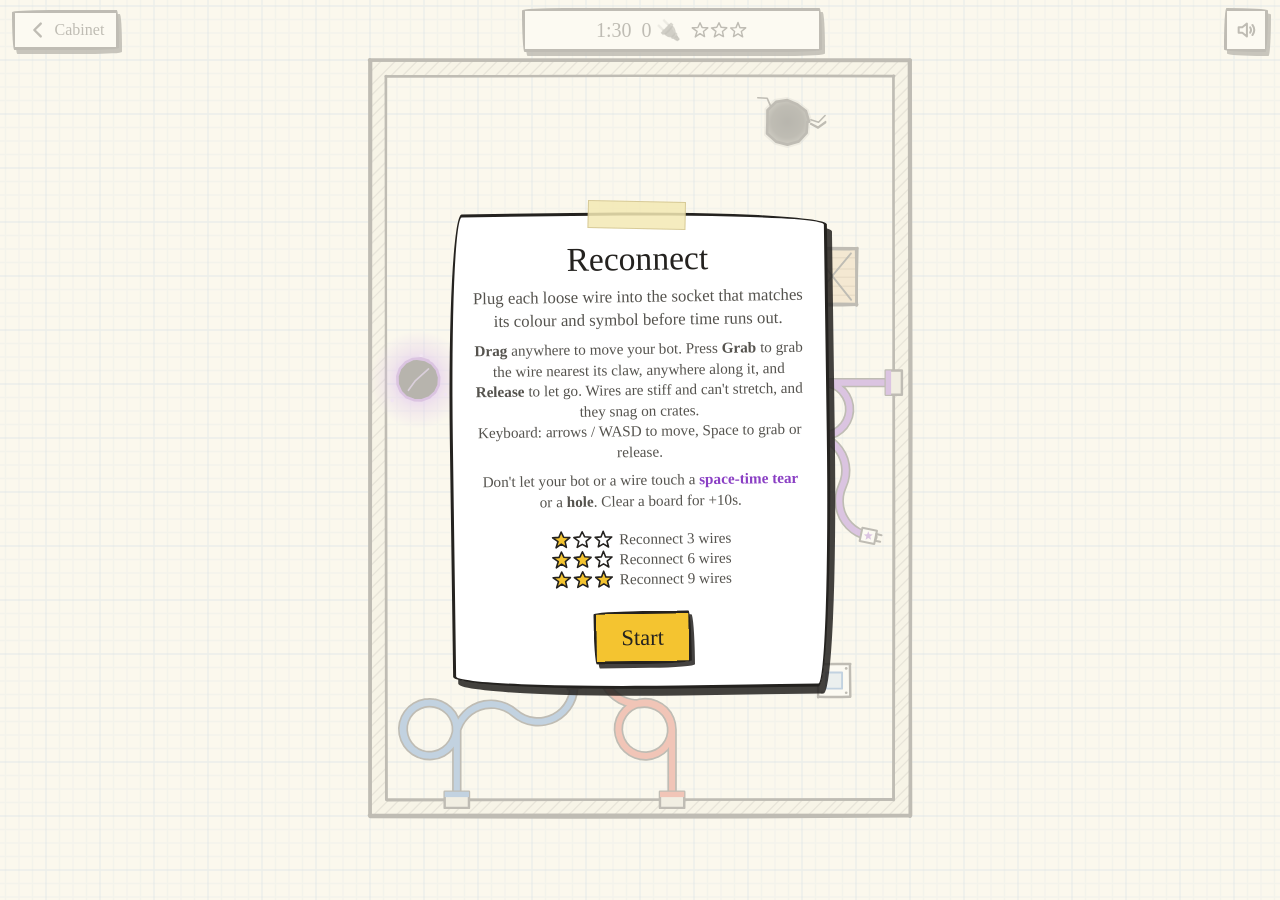
<file: reconnect/index.html>
<!doctype html>
<html lang="en">
<head>
  <meta charset="utf-8">
  <meta name="viewport" content="width=device-width, initial-scale=1, viewport-fit=cover">
  <meta name="theme-color" content="#fbf8ee">
  <title>Reconnect</title>
  <link rel="stylesheet" href="../shared/ui.css">
  <style>
    .hud {
      flex: 1;
      max-width: 300px;
      display: flex;
      align-items: center;
      justify-content: center;
      gap: 10px;
      background: #fff;
      border: 3px solid var(--ink);
      border-radius: var(--wobbly);
      box-shadow: 3px 4px 0 rgba(36, 34, 31, 0.85);
      padding: 4px 10px;
      min-height: 44px;
      font-size: 1.25rem;
      white-space: nowrap;
    }
    .hud-time {
      font-variant-numeric: tabular-nums;
      min-width: 3ch;
      text-align: right;
    }
    .hud-score { font-variant-numeric: tabular-nums; }
    .hud-score.bump { animation: bump 0.25s ease-out; }
    @keyframes bump { 40% { transform: scale(1.3); } }
    .hud-time.low { color: var(--red); }
    .hud .stars.mini .star { width: 18px; height: 18px; }
    .grab-btn {
      position: absolute;
      left: 0;
      right: 0;
      margin: 0 auto;
      bottom: calc(12px + env(safe-area-inset-bottom));
      width: min(64vw, 260px);
      min-height: 58px;
      font-size: 1.4rem;
      z-index: 5;
      touch-action: none;
      user-select: none;
      -webkit-user-select: none;
      background: #efece4;
      color: var(--pencil, #55534e);
    }
    .grab-btn.ready { background: #c2e8cc; color: var(--ink); }
    .grab-btn.holding { background: var(--yellow, #f4c430); color: var(--ink); }
    .grab-btn[hidden] { display: none; }
    @media (max-width: 360px) {
      .top-bar .paper-btn.small span { display: none; }
    }
  </style>
</head>
<body>
  <main class="game-shell" id="shell">
    <canvas id="view" aria-label="Wiring floor"></canvas>
    <div class="overlay" id="overlay" hidden></div>
  </main>
  <script type="module" src="game.js"></script>
</body>
</html>
</file>
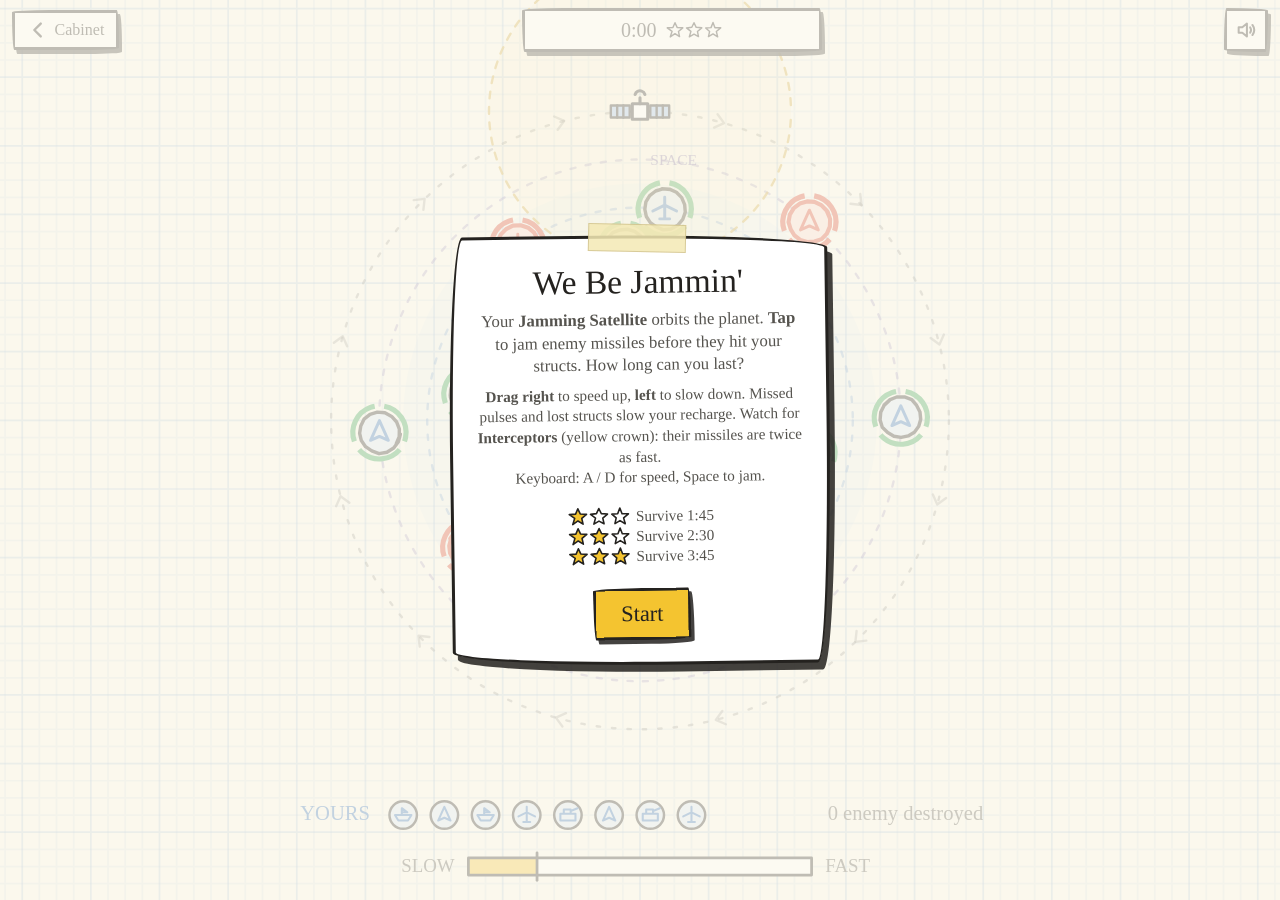
<file: we-be-jammin/index.html>
<!doctype html>
<html lang="en">
<head>
  <meta charset="utf-8">
  <meta name="viewport" content="width=device-width, initial-scale=1, viewport-fit=cover">
  <meta name="theme-color" content="#fbf8ee">
  <title>We Be Jammin'</title>
  <link rel="stylesheet" href="../shared/ui.css">
  <style>
    .hud {
      flex: 1;
      max-width: 300px;
      display: flex;
      align-items: center;
      justify-content: center;
      gap: 10px;
      background: #fff;
      border: 3px solid var(--ink);
      border-radius: var(--wobbly);
      box-shadow: 3px 4px 0 rgba(36, 34, 31, 0.85);
      padding: 4px 10px;
      min-height: 44px;
      font-size: 1.25rem;
      white-space: nowrap;
    }
    .hud-time {
      font-variant-numeric: tabular-nums;
      min-width: 3ch;
      text-align: right;
    }
    .hud .stars.mini .star { width: 18px; height: 18px; }
    @media (max-width: 360px) {
      .top-bar .paper-btn.small span { display: none; }
    }
  </style>
</head>
<body>
  <main class="game-shell" id="shell">
    <canvas id="view" aria-label="Planet orbit"></canvas>
    <div class="overlay" id="overlay" hidden></div>
  </main>
  <script type="module" src="game.js"></script>
</body>
</html>
</file>
<file: shared/ui.css>
/* Shared paper-prototype UI for every minigame page. */

:root {
  --paper: #fbf8ee;
  --grid: rgba(90, 140, 200, 0.16);
  --grid-major: rgba(90, 140, 200, 0.3);
  --ink: #24221f;
  --pencil: #55534e;
  --red: #d9412b;
  --green: #2e9e4f;
  --yellow: #f4c430;
  --blue: #2f6fc0;
  --cardboard: #c9a26b;
  --cardboard-dark: #a9824d;
  --hand: "Marker Felt", "Chalkboard SE", "Comic Sans MS", "Comic Neue", "Segoe Print", cursive;
  --wobbly: 255px 15px 225px 15px / 15px 225px 15px 255px;
  --wobbly-2: 15px 255px 15px 225px / 225px 15px 255px 15px;
}

* {
  box-sizing: border-box;
}

html,
body {
  margin: 0;
  height: 100%;
  background: var(--paper);
  color: var(--ink);
  font-family: var(--hand);
  -webkit-tap-highlight-color: transparent;
  -webkit-user-select: none;
  user-select: none;
  overscroll-behavior: none;
}

.graph-paper {
  background-color: var(--paper);
  background-image:
    linear-gradient(var(--grid-major) 1px, transparent 1px),
    linear-gradient(90deg, var(--grid-major) 1px, transparent 1px),
    linear-gradient(var(--grid) 1px, transparent 1px),
    linear-gradient(90deg, var(--grid) 1px, transparent 1px);
  background-size: 40px 40px, 40px 40px, 10px 10px, 10px 10px;
}

/* ---- Game page shell ---------------------------------------------------- */

.game-shell {
  position: fixed;
  inset: 0;
  overflow: hidden;
}

.game-shell canvas {
  position: absolute;
  inset: 0;
  width: 100%;
  height: 100%;
  display: block;
  touch-action: none;
}

.top-bar {
  position: absolute;
  top: 0;
  left: 0;
  right: 0;
  display: flex;
  align-items: center;
  justify-content: space-between;
  gap: 8px;
  padding: calc(env(safe-area-inset-top, 0px) + 8px) 12px 0;
  pointer-events: none;
  z-index: 5;
}

.top-bar > * {
  pointer-events: auto;
}

/* ---- Buttons ------------------------------------------------------------- */

.paper-btn {
  font: inherit;
  font-size: 1.15rem;
  color: var(--ink);
  background: #fff;
  border: 3px solid var(--ink);
  border-radius: var(--wobbly);
  padding: 0.45em 1.1em;
  box-shadow: 3px 4px 0 rgba(36, 34, 31, 0.85);
  cursor: pointer;
  text-decoration: none;
  display: inline-flex;
  align-items: center;
  justify-content: center;
  gap: 0.35em;
  min-height: 44px;
  transition: transform 0.08s, box-shadow 0.08s;
}

.paper-btn:active {
  transform: translate(2px, 3px);
  box-shadow: 1px 1px 0 rgba(36, 34, 31, 0.85);
}

.paper-btn:focus-visible {
  outline: 3px dashed var(--blue);
  outline-offset: 4px;
}

.paper-btn.primary {
  background: var(--yellow);
  font-size: 1.4rem;
}

.paper-btn.small {
  font-size: 1rem;
  padding: 0.3em 0.75em;
  min-height: 40px;
}

.paper-btn.icon {
  width: 44px;
  height: 44px;
  padding: 0;
  border-radius: var(--wobbly-2);
}

.paper-btn svg {
  width: 22px;
  height: 22px;
}

/* ---- Overlay card (start / results) -------------------------------------- */

.overlay {
  position: absolute;
  inset: 0;
  display: flex;
  align-items: center;
  justify-content: center;
  padding: 16px;
  background: rgba(251, 248, 238, 0.72);
  z-index: 10;
}

.overlay[hidden] {
  display: none;
}

.card {
  position: relative;
  width: min(100%, 380px);
  background: #fff;
  border: 3px solid var(--ink);
  border-radius: var(--wobbly-2);
  box-shadow: 5px 7px 0 rgba(36, 34, 31, 0.85);
  padding: 26px 22px 22px;
  text-align: center;
  transform: rotate(-0.8deg);
}

.card::before {
  /* strip of tape holding the card to the paper */
  content: "";
  position: absolute;
  top: -14px;
  left: 50%;
  width: 96px;
  height: 26px;
  transform: translateX(-50%) rotate(2deg);
  background: rgba(244, 233, 180, 0.85);
  border: 1px solid rgba(160, 140, 80, 0.35);
}

.card h1,
.card h2 {
  margin: 0 0 8px;
  font-weight: normal;
  line-height: 1.1;
}

.card h1 {
  font-size: 2.1rem;
}

.card h2 {
  font-size: 1.8rem;
}

.card p {
  margin: 8px 0;
  font-size: 1.05rem;
  line-height: 1.35;
  color: var(--pencil);
}

.card .actions {
  display: flex;
  flex-wrap: wrap;
  gap: 12px;
  justify-content: center;
  margin-top: 18px;
}

.card .big-score {
  font-size: 3.2rem;
  line-height: 1;
  margin: 6px 0;
}

.card .subtle {
  font-size: 0.95rem;
  color: var(--pencil);
}

.badge {
  display: inline-block;
  font-size: 0.95rem;
  color: var(--red);
  border: 2px solid var(--red);
  border-radius: var(--wobbly);
  padding: 0 8px;
  transform: rotate(-4deg);
  margin-left: 6px;
}

/* ---- Stars --------------------------------------------------------------- */

.stars {
  display: flex;
  justify-content: center;
  gap: 6px;
  margin: 6px 0 4px;
}

.star {
  width: 58px;
  height: 58px;
}

.star path {
  fill: transparent;
  stroke: var(--ink);
  stroke-width: 3;
  stroke-linejoin: round;
  transition: fill 0.15s;
}

.star.on path {
  fill: var(--yellow);
}

.star.pop {
  animation: star-pop 0.35s ease-out;
}

@keyframes star-pop {
  0% { transform: scale(0.4) rotate(-20deg); }
  70% { transform: scale(1.25) rotate(6deg); }
  100% { transform: scale(1) rotate(0); }
}

.stars.mini .star {
  width: 20px;
  height: 20px;
}

.stars.mini .star path {
  stroke-width: 4;
}

.stars.mini {
  gap: 1px;
  margin: 0;
  justify-content: flex-start;
}

.star-goals {
  margin: 10px auto 0;
  padding: 0;
  list-style: none;
  font-size: 0.95rem;
  color: var(--pencil);
  display: inline-block;
  text-align: left;
}

.star-goals li {
  display: flex;
  align-items: center;
  gap: 6px;
}
</file>
